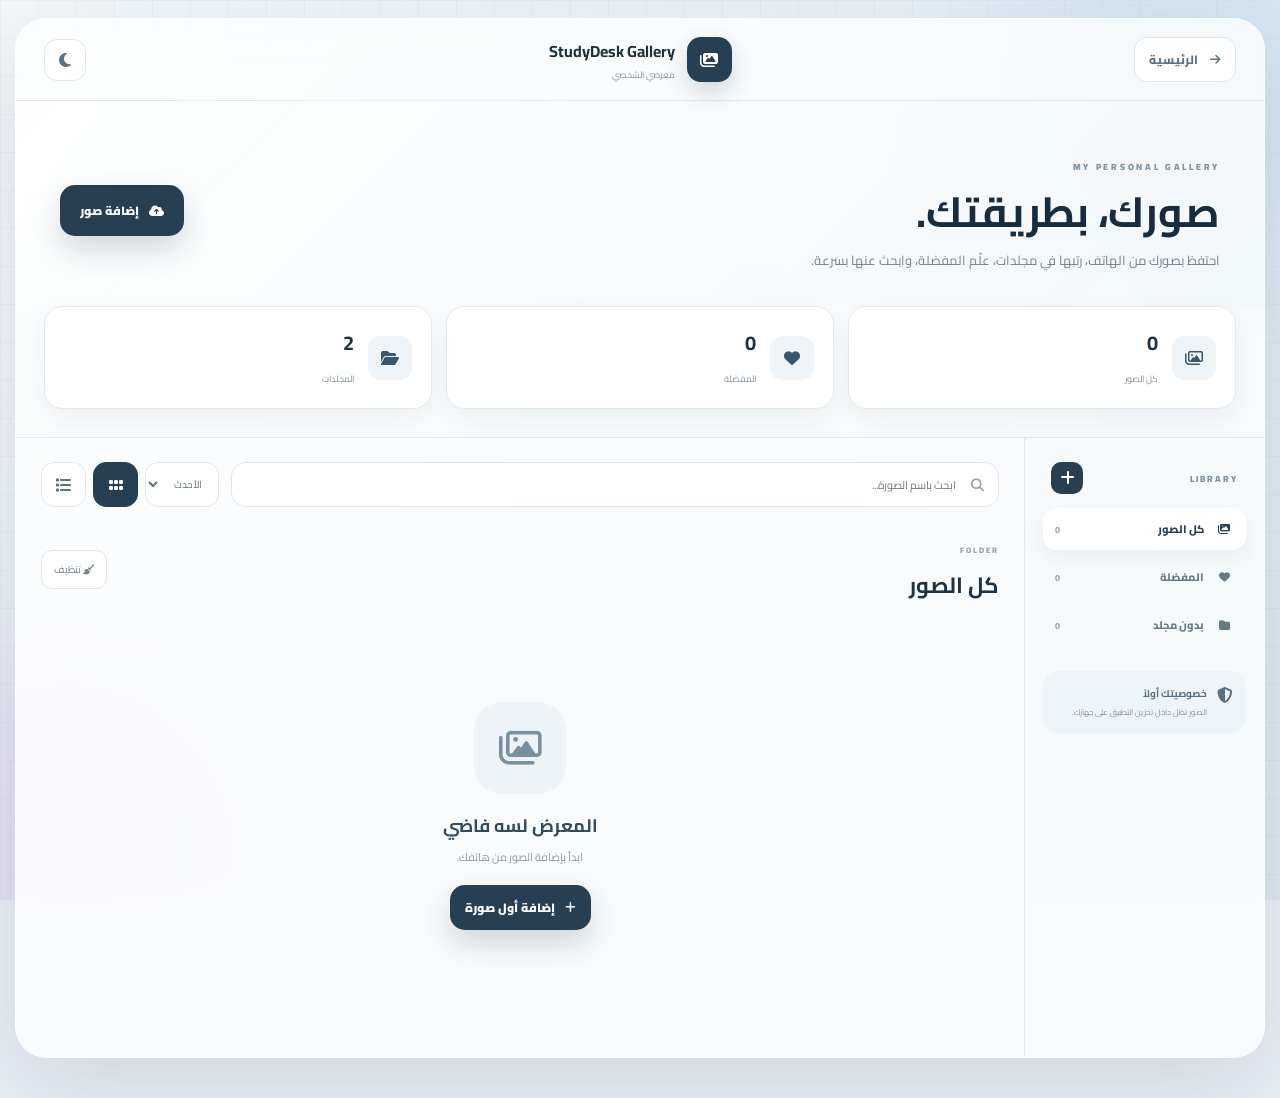
<file: gallery.html>
<!DOCTYPE html>
<html lang="ar" dir="rtl">
<head>
<meta charset="UTF-8">
<meta name="viewport" content="width=device-width, initial-scale=1.0">
<meta name="theme-color" content="#172c3e">
<meta name="description" content="StudyDesk Gallery - معرض الصور الشخصي">
<title>StudyDesk | معرض الصور</title>
<link rel="manifest" href="manifest.json">
<link rel="preconnect" href="https://fonts.googleapis.com">
<link rel="preconnect" href="https://fonts.gstatic.com" crossorigin>
<link href="https://fonts.googleapis.com/css2?family=Cairo:wght@400;500;600;700;800;900&display=swap" rel="stylesheet">
<link rel="stylesheet" href="https://cdnjs.cloudflare.com/ajax/libs/font-awesome/6.5.2/css/all.min.css">
<link rel="stylesheet" href="gallery.css">
</head>
<body>
<div class="gallery-bg"><span></span><span></span><span></span></div>
<main class="gallery-app">
<header class="gallery-topbar">
  <a class="back-home" href="./index.html"><i class="fa-solid fa-arrow-right"></i><span>الرئيسية</span></a>
  <div class="gallery-brand"><div class="brand-icon"><i class="fa-solid fa-images"></i></div><div><strong>StudyDesk Gallery</strong><small>معرضي الشخصي</small></div></div>
  <button class="icon-button" id="themeToggle" type="button" title="تغيير المظهر"><i class="fa-solid fa-moon"></i></button>
</header>
<section class="gallery-hero">
  <div><span class="eyebrow">MY PERSONAL GALLERY</span><h1>صورك، بطريقتك.</h1><p>احتفظ بصورك من الهاتف، رتبها في مجلدات، علّم المفضلة، وابحث عنها بسرعة.</p></div>
  <label class="import-button" for="galleryPicker"><i class="fa-solid fa-cloud-arrow-up"></i><span>إضافة صور</span></label>
  <input id="galleryPicker" type="file" accept="image/*" multiple hidden>
</section>
<section class="stats-row">
  <div class="stat-card"><i class="fa-regular fa-images"></i><div><strong id="totalCount">0</strong><span>كل الصور</span></div></div>
  <div class="stat-card" id="favorites"><i class="fa-solid fa-heart"></i><div><strong id="favoriteCount">0</strong><span>المفضلة</span></div></div>
  <div class="stat-card"><i class="fa-solid fa-folder-open"></i><div><strong id="folderCount">0</strong><span>المجلدات</span></div></div>
</section>
<section class="gallery-shell">
  <aside class="sidebar">
    <div class="sidebar-title"><span>LIBRARY</span><button id="newFolder" type="button" title="مجلد جديد"><i class="fa-solid fa-plus"></i></button></div>
    <nav id="folderNav" class="folder-nav"></nav>
    <div class="storage-note"><i class="fa-solid fa-shield-halved"></i><div><strong>خصوصيتك أولاً</strong><small>الصور تظل داخل تخزين التطبيق على جهازك.</small></div></div>
  </aside>
  <div class="gallery-content">
    <div class="toolbar">
      <div class="search-wrap"><i class="fa-solid fa-magnifying-glass"></i><input id="searchGallery" type="search" placeholder="ابحث باسم الصورة..."></div>
      <div class="toolbar-actions">
        <select id="sortGallery" aria-label="ترتيب الصور"><option value="newest">الأحدث</option><option value="oldest">الأقدم</option><option value="name">الاسم</option></select>
        <button id="viewGrid" class="view-button active" type="button" title="شبكة"><i class="fa-solid fa-grip"></i></button>
        <button id="viewList" class="view-button" type="button" title="قائمة"><i class="fa-solid fa-list"></i></button>
      </div>
    </div>
    <div id="activeFolderTitle" class="active-folder-title"><div><span>FOLDER</span><h2>كل الصور</h2></div><button id="clearCurrentFolder" type="button"><i class="fa-solid fa-broom"></i> تنظيف</button></div>
    <div id="photoGrid" class="gallery-grid"></div>
    <div id="emptyGallery" class="empty-gallery"><div class="empty-art"><i class="fa-regular fa-images"></i></div><h3>المعرض لسه فاضي</h3><p>ابدأ بإضافة الصور من هاتفك.</p><label class="import-button small" for="galleryPicker"><i class="fa-solid fa-plus"></i> إضافة أول صورة</label></div>
  </div>
</section>
</main>
<div id="viewer" class="viewer" aria-hidden="true">
  <div class="viewer-backdrop"></div>
  <header class="viewer-top"><button id="viewerClose" type="button"><i class="fa-solid fa-xmark"></i></button><div id="viewerName">الصورة</div><div class="viewer-tools"><button id="viewerFavorite" type="button"><i class="fa-regular fa-heart"></i></button><button id="viewerMove" type="button"><i class="fa-solid fa-folder-open"></i></button><button id="viewerDelete" type="button"><i class="fa-solid fa-trash"></i></button></div></header>
  <button class="viewer-arrow next" id="viewerNext" type="button"><i class="fa-solid fa-chevron-left"></i></button><img id="viewerImage" alt=""><button class="viewer-arrow prev" id="viewerPrev" type="button"><i class="fa-solid fa-chevron-right"></i></button>
  <footer class="viewer-bottom"><span id="viewerCounter">1 / 1</span><span id="viewerFolder"></span></footer>
</div>
<div id="folderModal" class="modal" aria-hidden="true"><div class="modal-box"><button class="modal-close" id="folderModalClose" type="button"><i class="fa-solid fa-xmark"></i></button><span class="eyebrow">FOLDER</span><h3 id="folderModalTitle">مجلد جديد</h3><input id="folderNameInput" maxlength="40" placeholder="اسم المجلد"><div class="modal-actions"><button id="folderCancel" type="button">إلغاء</button><button id="folderSave" type="button">حفظ</button></div></div></div>
<div id="moveModal" class="modal" aria-hidden="true"><div class="modal-box"><button class="modal-close" id="moveModalClose" type="button"><i class="fa-solid fa-xmark"></i></button><span class="eyebrow">MOVE PHOTO</span><h3>انقل الصورة إلى</h3><div id="moveFolderList" class="move-folder-list"></div></div></div>
<div id="appConfirmModal" class="app-confirm-modal" aria-hidden="true">
  <div class="app-confirm-backdrop"></div>
  <div class="app-confirm-box" role="dialog" aria-modal="true" aria-labelledby="appConfirmTitle">
    <button class="app-confirm-close" id="appConfirmClose" type="button" aria-label="إغلاق"><i class="fa-solid fa-xmark"></i></button>
    <div class="app-confirm-icon"><i class="fa-solid fa-trash-can"></i></div>
    <span class="app-confirm-eyebrow">CONFIRM ACTION</span>
    <h3 id="appConfirmTitle">هل تريد الحذف؟</h3>
    <p id="appConfirmMessage">سيتم حذف العنصر من جهازك داخل التطبيق.</p>
    <div class="app-confirm-actions">
      <button id="appConfirmCancel" type="button">إلغاء</button>
      <button id="appConfirmOk" class="danger" type="button">نعم، احذف</button>
    </div>
  </div>
</div>
<div id="toast" class="toast"></div>
<script src="gallery.js"></script>
</body>
</html>
</file>
<file: gallery.css>
*{box-sizing:border-box;margin:0;padding:0}html{scroll-behavior:smooth}body{font-family:"Cairo",sans-serif;min-height:100vh;background:#e8eef4;color:#172033}button,input,select{font:inherit}button{border:0;cursor:pointer}a{text-decoration:none;color:inherit}.gallery-bg{position:fixed;inset:0;z-index:-1;overflow:hidden;background:linear-gradient(135deg,#f3f7fa,#dce6ee)}.gallery-bg::before{content:"";position:absolute;inset:0;background-image:linear-gradient(rgba(36,59,76,.035) 1px,transparent 1px),linear-gradient(90deg,rgba(36,59,76,.035) 1px,transparent 1px);background-size:38px 38px}.gallery-bg span{position:absolute;border-radius:50%;filter:blur(80px);opacity:.45}.gallery-bg span:nth-child(1){width:420px;height:420px;background:#bddbf3;right:-130px;top:-130px}.gallery-bg span:nth-child(2){width:360px;height:360px;background:#d7c9ed;left:-130px;bottom:-120px}.gallery-bg span:nth-child(3){width:260px;height:260px;background:#c8e9e5;left:40%;top:35%}.gallery-app{width:min(1400px,calc(100% - 30px));margin:18px auto 40px;background:rgba(255,255,255,.76);border:1px solid rgba(255,255,255,.8);box-shadow:0 30px 90px rgba(31,51,68,.12);backdrop-filter:blur(18px);border-radius:32px;overflow:hidden}.gallery-topbar{height:82px;display:grid;grid-template-columns:1fr auto 1fr;align-items:center;padding:0 28px;border-bottom:1px solid #e1e9ee}.back-home,.gallery-brand{display:flex;align-items:center;gap:12px}.back-home{justify-self:start;padding:10px 14px;border-radius:13px;background:#fff;border:1px solid #dfe7ed;color:#5c7080;font-weight:800;font-size:12px}.back-home:hover{transform:translateX(3px)}.gallery-brand{justify-self:center}.brand-icon{width:45px;height:45px;border-radius:14px;display:grid;place-items:center;color:#fff;background:#263f53;box-shadow:0 10px 24px rgba(38,63,83,.2)}.gallery-brand strong{display:block;font-size:16px;color:#1b3041}.gallery-brand small{display:block;font-size:9px;color:#8393a0}.icon-button{justify-self:end;width:42px;height:42px;border-radius:13px;background:#fff;border:1px solid #dfe7ed;color:#5f7280}.gallery-hero{display:flex;align-items:center;justify-content:space-between;gap:30px;padding:48px 44px 34px;background:linear-gradient(135deg,rgba(255,255,255,.75),rgba(240,246,250,.65))}.eyebrow{font-size:9px;letter-spacing:2.7px;color:#8294a1;font-weight:900}.gallery-hero h1{font-size:42px;line-height:1.25;color:#172c3e;margin:7px 0 9px}.gallery-hero p{color:#71818e;font-size:13px;line-height:1.9}.import-button{display:inline-flex;align-items:center;justify-content:center;gap:10px;padding:14px 20px;border-radius:15px;background:#263f53;color:#fff;font-size:12px;font-weight:900;box-shadow:0 14px 30px rgba(38,63,83,.2);transition:.25s;white-space:nowrap}.import-button:hover{transform:translateY(-3px);box-shadow:0 18px 35px rgba(38,63,83,.25)}.import-button.small{padding:11px 15px}.stats-row{display:grid;grid-template-columns:repeat(3,1fr);gap:14px;padding:0 28px 28px}.stat-card{display:flex;align-items:center;gap:14px;padding:17px 19px;border-radius:18px;background:#fff;border:1px solid #e2e9ee;box-shadow:0 10px 28px rgba(34,54,69,.06)}.stat-card>i{width:44px;height:44px;border-radius:13px;display:grid;place-items:center;background:#eef4f8;color:#38576d}.stat-card strong{display:block;font-size:20px;color:#1d3344}.stat-card span{font-size:9px;color:#82919d}.gallery-shell{display:grid;grid-template-columns:240px 1fr;min-height:620px;border-top:1px solid #e1e9ee}.sidebar{padding:24px 18px;border-left:1px solid #e1e9ee;background:rgba(247,250,252,.72)}.sidebar-title{display:flex;align-items:center;justify-content:space-between;padding:0 8px 14px}.sidebar-title>span{font-size:9px;letter-spacing:2px;font-weight:900;color:#81929e}.sidebar-title button{width:32px;height:32px;border-radius:10px;background:#263f53;color:#fff}.folder-nav{display:grid;gap:6px}.folder-item{width:100%;display:flex;align-items:center;gap:10px;text-align:right;padding:11px 12px;border-radius:13px;color:#667986;background:transparent;font-size:11px;font-weight:800}.folder-item:hover,.folder-item.active{background:#fff;color:#263f53;box-shadow:0 8px 20px rgba(30,50,65,.06)}.folder-item i{width:20px;text-align:center}.folder-item .folder-count{margin-right:auto;font-size:9px;color:#9aa7b0}.storage-note{display:flex;gap:10px;margin-top:25px;padding:13px;border-radius:15px;background:#eef5f8;color:#597080}.storage-note>i{margin-top:3px}.storage-note strong{display:block;font-size:10px}.storage-note small{display:block;font-size:8px;line-height:1.7;margin-top:3px;color:#83939e}.gallery-content{padding:24px 25px}.toolbar{display:flex;gap:12px;align-items:center;justify-content:space-between}.search-wrap{flex:1;position:relative}.search-wrap i{position:absolute;right:15px;top:50%;transform:translateY(-50%);color:#91a0ab;font-size:13px}.search-wrap input{width:100%;height:45px;border:1px solid #dfe7ed;border-radius:14px;background:#fff;padding:0 42px 0 14px;outline:0;color:#243b4d;font-size:11px}.search-wrap input:focus{border-color:#9eb5c5;box-shadow:0 0 0 4px rgba(72,105,126,.08)}.toolbar-actions{display:flex;gap:7px}.toolbar-actions select,.view-button{height:45px;border:1px solid #dfe7ed;background:#fff;border-radius:13px;color:#5f7180}.toolbar-actions select{padding:0 12px;font-size:10px;outline:0}.view-button{width:45px}.view-button.active{background:#263f53;color:#fff;border-color:#263f53}.active-folder-title{display:flex;align-items:center;justify-content:space-between;margin:25px 0 16px}.active-folder-title span{font-size:8px;letter-spacing:2px;color:#9aa7b0;font-weight:900}.active-folder-title h2{font-size:22px;color:#1d3344;margin-top:2px}.active-folder-title button{padding:9px 12px;border:1px solid #e0e7eb;border-radius:11px;background:#fff;color:#71818d;font-size:10px}.gallery-grid{display:grid;grid-template-columns:repeat(4,minmax(0,1fr));gap:13px}.photo-card{position:relative;aspect-ratio:1/1;border-radius:18px;overflow:hidden;background:#dce4e9;box-shadow:0 10px 24px rgba(28,48,63,.08);cursor:pointer;animation:cardIn .35s ease both}.photo-card img{width:100%;height:100%;display:block;object-fit:cover;transition:.45s}.photo-card:hover img{transform:scale(1.06)}.photo-card::after{content:"";position:absolute;inset:0;background:linear-gradient(to top,rgba(7,19,28,.75),transparent 45%);opacity:0;transition:.25s}.photo-card:hover::after{opacity:1}.photo-info{position:absolute;right:10px;left:10px;bottom:10px;z-index:2;color:#fff;display:flex;align-items:center;gap:8px;opacity:0;transform:translateY(5px);transition:.25s}.photo-card:hover .photo-info{opacity:1;transform:none}.photo-name{font-size:9px;overflow:hidden;text-overflow:ellipsis;white-space:nowrap;flex:1}.photo-actions{display:flex;gap:5px}.photo-action{width:30px;height:30px;border-radius:9px;background:rgba(0,0,0,.4);color:#fff;display:grid;place-items:center}.photo-action.favorite.active{color:#ff6d87}.photo-card .corner-favorite{position:absolute;top:10px;left:10px;z-index:3;width:31px;height:31px;border-radius:50%;display:grid;place-items:center;background:rgba(0,0,0,.35);color:#fff;opacity:0;transition:.2s}.photo-card:hover .corner-favorite,.photo-card.is-favorite .corner-favorite{opacity:1}.photo-card.is-favorite .corner-favorite{color:#ff7890}.gallery-grid.list-view{grid-template-columns:1fr}.gallery-grid.list-view .photo-card{aspect-ratio:auto;height:92px;display:flex}.gallery-grid.list-view .photo-card img{width:110px;height:92px}.gallery-grid.list-view .photo-info{position:static;opacity:1;transform:none;color:#324c5e;padding:0 14px}.gallery-grid.list-view .photo-card::after{display:none}.gallery-grid.list-view .photo-actions{margin-right:auto}.empty-gallery{display:none;text-align:center;padding:80px 20px}.empty-gallery.show{display:block}.empty-art{width:92px;height:92px;border-radius:28px;margin:0 auto 15px;display:grid;place-items:center;background:#edf3f7;color:#7890a0;font-size:38px}.empty-gallery h3{font-size:18px;color:#314b5d}.empty-gallery p{font-size:11px;color:#8998a2;margin:5px 0 18px}.viewer{position:fixed;inset:0;z-index:1000;display:none;align-items:center;justify-content:center}.viewer.open{display:flex}.viewer-backdrop{position:absolute;inset:0;background:rgba(5,13,20,.94);backdrop-filter:blur(12px)}.viewer-top{position:absolute;top:0;right:0;left:0;z-index:2;height:72px;display:flex;align-items:center;justify-content:space-between;padding:0 22px;color:#fff;background:linear-gradient(rgba(0,0,0,.45),transparent)}.viewer-top>button,.viewer-tools button{width:42px;height:42px;border-radius:12px;background:rgba(255,255,255,.1);color:#fff}.viewer-tools{display:flex;gap:7px}.viewer-tools button.active{color:#ff7890}.viewer img{position:relative;z-index:1;max-width:86vw;max-height:78vh;object-fit:contain;border-radius:10px;box-shadow:0 30px 90px rgba(0,0,0,.45)}.viewer-arrow{position:absolute;z-index:2;top:50%;transform:translateY(-50%);width:48px;height:48px;border-radius:15px;background:rgba(255,255,255,.1);color:#fff}.viewer-arrow.next{left:25px}.viewer-arrow.prev{right:25px}.viewer-bottom{position:absolute;bottom:0;right:0;left:0;z-index:2;display:flex;justify-content:center;gap:20px;padding:20px;color:#dce7ed;font-size:10px}.modal{position:fixed;inset:0;z-index:1100;display:none;align-items:center;justify-content:center;background:rgba(10,22,31,.5);backdrop-filter:blur(8px)}.modal.open{display:flex}.modal-box{position:relative;width:min(430px,calc(100% - 30px));padding:28px;border-radius:25px;background:#fff;box-shadow:0 30px 80px rgba(19,37,50,.25)}.modal-close{position:absolute;left:17px;top:17px;width:34px;height:34px;border-radius:10px;background:#f1f5f7;color:#657985}.modal-box h3{font-size:23px;color:#1d3344;margin:6px 0 18px}.modal-box input{width:100%;height:48px;border:1px solid #dfe7ed;border-radius:13px;padding:0 13px;outline:0}.modal-actions{display:flex;justify-content:flex-end;gap:8px;margin-top:15px}.modal-actions button{padding:11px 17px;border-radius:11px;font-size:11px;font-weight:800}.modal-actions button:last-child{background:#263f53;color:#fff}.move-folder-list{display:grid;gap:7px;max-height:300px;overflow:auto}.move-folder-list button{display:flex;align-items:center;gap:10px;padding:12px;border-radius:12px;background:#f5f8fa;color:#425b6b;text-align:right}.move-folder-list button:hover{background:#eaf0f4}.toast{position:fixed;bottom:24px;left:50%;transform:translate(-50%,20px);opacity:0;z-index:1200;background:#172c3e;color:#fff;padding:12px 17px;border-radius:13px;font-size:10px;box-shadow:0 15px 35px rgba(0,0,0,.2);transition:.3s}.toast.show{opacity:1;transform:translate(-50%,0)}body.dark{background:#071017;color:#edf4f7}body.dark .gallery-app{background:rgba(11,21,29,.86);border-color:#21333e}body.dark .gallery-topbar,body.dark .gallery-shell{border-color:#22343f}body.dark .gallery-hero{background:linear-gradient(135deg,rgba(13,27,37,.9),rgba(8,18,25,.86))}body.dark .gallery-hero h1,body.dark .active-folder-title h2,body.dark .gallery-brand strong,body.dark .stat-card strong,body.dark .modal-box h3{color:#edf4f7}body.dark .gallery-hero p,body.dark .gallery-brand small,body.dark .active-folder-title span{color:#91a4af}body.dark .sidebar{background:rgba(8,18,25,.65);border-color:#22343f}body.dark .stat-card,body.dark .back-home,body.dark .icon-button,body.dark .search-wrap input,body.dark .toolbar-actions select,body.dark .view-button,body.dark .active-folder-title button,body.dark .modal-box{background:#10212c;border-color:#2a3d49;color:#dce7ed}body.dark .folder-item{color:#9cafba}body.dark .folder-item:hover,body.dark .folder-item.active{background:#172c39;color:#fff}body.dark .storage-note{background:#122832}body.dark .stat-card>i{background:#18303d;color:#a9c6d7}body.dark .toolbar-actions select,body.dark .search-wrap input{color:#dce7ed}body.dark .gallery-grid.list-view .photo-info{color:#dce7ed}body.dark .modal-box input{background:#0c1a23;border-color:#2a3d49;color:#fff}body.dark .modal-actions button:first-child{background:#1a2c38;color:#dce7ed}@keyframes cardIn{from{opacity:0;transform:translateY(8px)}to{opacity:1;transform:none}}@media(max-width:1000px){.gallery-grid{grid-template-columns:repeat(3,1fr)}.gallery-shell{grid-template-columns:205px 1fr}}@media(max-width:760px){.gallery-app{width:calc(100% - 14px);margin:7px auto;border-radius:24px}.gallery-topbar{grid-template-columns:1fr auto;height:72px;padding:0 14px}.gallery-brand{justify-self:end}.gallery-brand small{display:none}.back-home span{display:none}.gallery-hero{padding:32px 20px;flex-direction:column;align-items:stretch}.gallery-hero h1{font-size:31px}.gallery-hero .import-button{width:100%}.stats-row{padding:0 15px 18px;grid-template-columns:1fr 1fr}.stats-row .stat-card:last-child{grid-column:1/-1}.gallery-shell{grid-template-columns:1fr}.sidebar{border-left:0;border-bottom:1px solid #e1e9ee}.folder-nav{display:flex;overflow:auto;padding-bottom:2px}.folder-item{min-width:max-content}.storage-note{display:none}.gallery-content{padding:18px 15px}.toolbar{flex-direction:column;align-items:stretch}.toolbar-actions{justify-content:flex-end}.gallery-grid{grid-template-columns:repeat(2,1fr)}.viewer-arrow{display:none}.viewer img{max-width:94vw;max-height:72vh}.viewer-top{padding:0 12px}.viewer-bottom{padding-bottom:14px}}


.app-confirm-modal{position:fixed;inset:0;z-index:3000;display:flex;align-items:center;justify-content:center;padding:20px;visibility:hidden;opacity:0;pointer-events:none;transition:.25s ease}
.app-confirm-modal.open{visibility:visible;opacity:1;pointer-events:auto}
.app-confirm-backdrop{position:absolute;inset:0;background:rgba(7,16,23,.52);backdrop-filter:blur(11px)}
.app-confirm-box{position:relative;width:min(420px,100%);padding:30px 28px 25px;border:1px solid rgba(255,255,255,.85);border-radius:28px;background:rgba(255,255,255,.97);box-shadow:0 30px 90px rgba(10,25,36,.3);text-align:center;transform:translateY(18px) scale(.97);transition:.28s ease}
.app-confirm-modal.open .app-confirm-box{transform:none}
.app-confirm-close{position:absolute;top:15px;left:15px;width:34px;height:34px;border-radius:11px;background:#f1f5f7;color:#71818d;display:grid;place-items:center}
.app-confirm-icon{width:66px;height:66px;margin:0 auto 13px;border-radius:21px;display:grid;place-items:center;background:linear-gradient(145deg,#fff0f2,#f8dfe3);color:#b95d6d;font-size:25px;box-shadow:0 12px 30px rgba(185,93,109,.14)}
.app-confirm-eyebrow{font-size:8px;letter-spacing:2.5px;font-weight:900;color:#91a0aa}
.app-confirm-box h3{margin:7px 0;color:#203747;font-size:22px}
.app-confirm-box p{margin:0 auto;max-width:310px;color:#81909b;font-size:11px;line-height:1.8}
.app-confirm-actions{display:flex;gap:9px;margin-top:22px}
.app-confirm-actions button{flex:1;min-height:45px;border-radius:13px;font-family:inherit;font-size:11px;font-weight:900;cursor:pointer;transition:.2s}
.app-confirm-actions button:first-child{background:#eef3f6;color:#617582}
.app-confirm-actions .danger{background:linear-gradient(135deg,#9f4657,#c15d70);color:#fff;box-shadow:0 10px 24px rgba(161,72,89,.22)}
.app-confirm-actions .danger:hover{transform:translateY(-2px)}
body.dark .app-confirm-box{background:rgba(15,29,39,.97);border-color:#2b414f}
body.dark .app-confirm-box h3{color:#edf4f7}
body.dark .app-confirm-box p{color:#91a5b1}
body.dark .app-confirm-close{background:#1a2d39;color:#b9c8d1}
body.dark .app-confirm-actions button:first-child{background:#1a2d39;color:#c4d1d8}
@media(max-width:480px){.app-confirm-box{padding:27px 20px 21px;border-radius:24px}.app-confirm-actions{flex-direction:column-reverse}.app-confirm-actions button{width:100%}}
</file>
